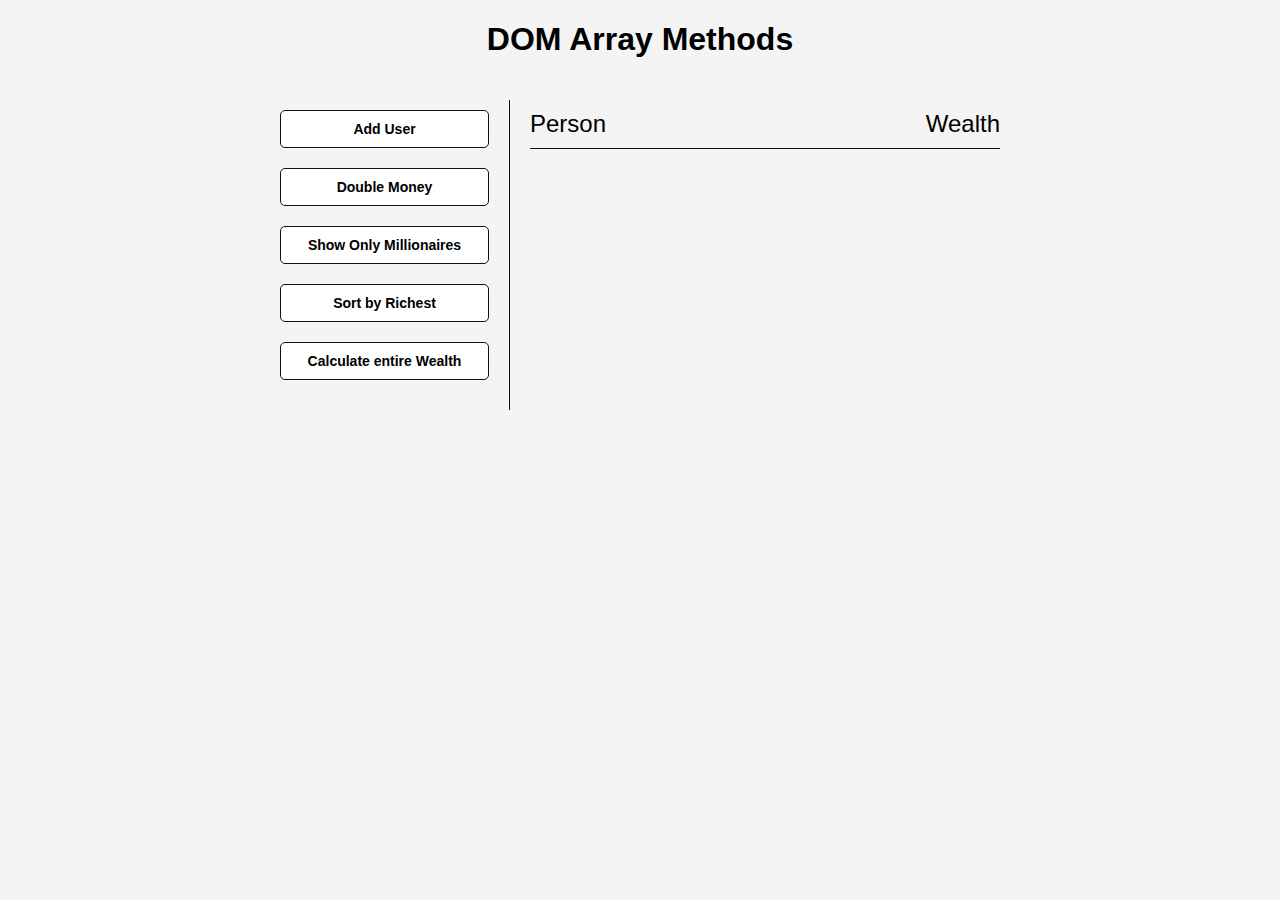
<file: dom-array-methods/index.html>
<!DOCTYPE html>
<html lang="en">
  <head>
    <meta charset="UTF-8" />
    <meta name="viewport" content="width=device-width, initial-scale=1.0" />
    <title>DOM Array Methods</title>
    <link
      rel="stylesheet"
      href="https://cdnjs.cloudflare.com/ajax/libs/font-awesome/6.5.1/css/all.min.css"
      integrity="sha512-DTOQO9RWCH3ppGqcWaEA1BIZOC6xxalwEsw9c2QQeAIftl+Vegovlnee1c9QX4TctnWMn13TZye+giMm8e2LwA=="
      crossorigin="anonymous"
      referrerpolicy="no-referrer"
    />
    <link rel="stylesheet" href="styles.css" />
  </head>
  <body>
    <h1>DOM Array Methods</h1>

    <div class="container">
      <aside>
        <button id="add-user">Add User <i class="fa-solid fa-user"></i></button>
        <button id="double">
          Double Money <i class="fa-solid fa-dollar-sign"></i>
        </button>
        <button id="show-millionaires">
          Show Only Millionaires <i class="fa-solid fa-sack-dollar"></i>
        </button>
        <button id="sort">
          Sort by Richest <i class="fa-solid fa-arrow-up-wide-short"></i>
        </button>
        <button id="calculate-wealth">
          Calculate entire Wealth <i class="fa-solid fa-building-columns"></i>
        </button>
      </aside>

      <main id="main">
        <h2><strong>Person</strong> Wealth</h2>
      </main>
    </div>

    <script src="script.js"></script>
  </body>
</html>
</file>
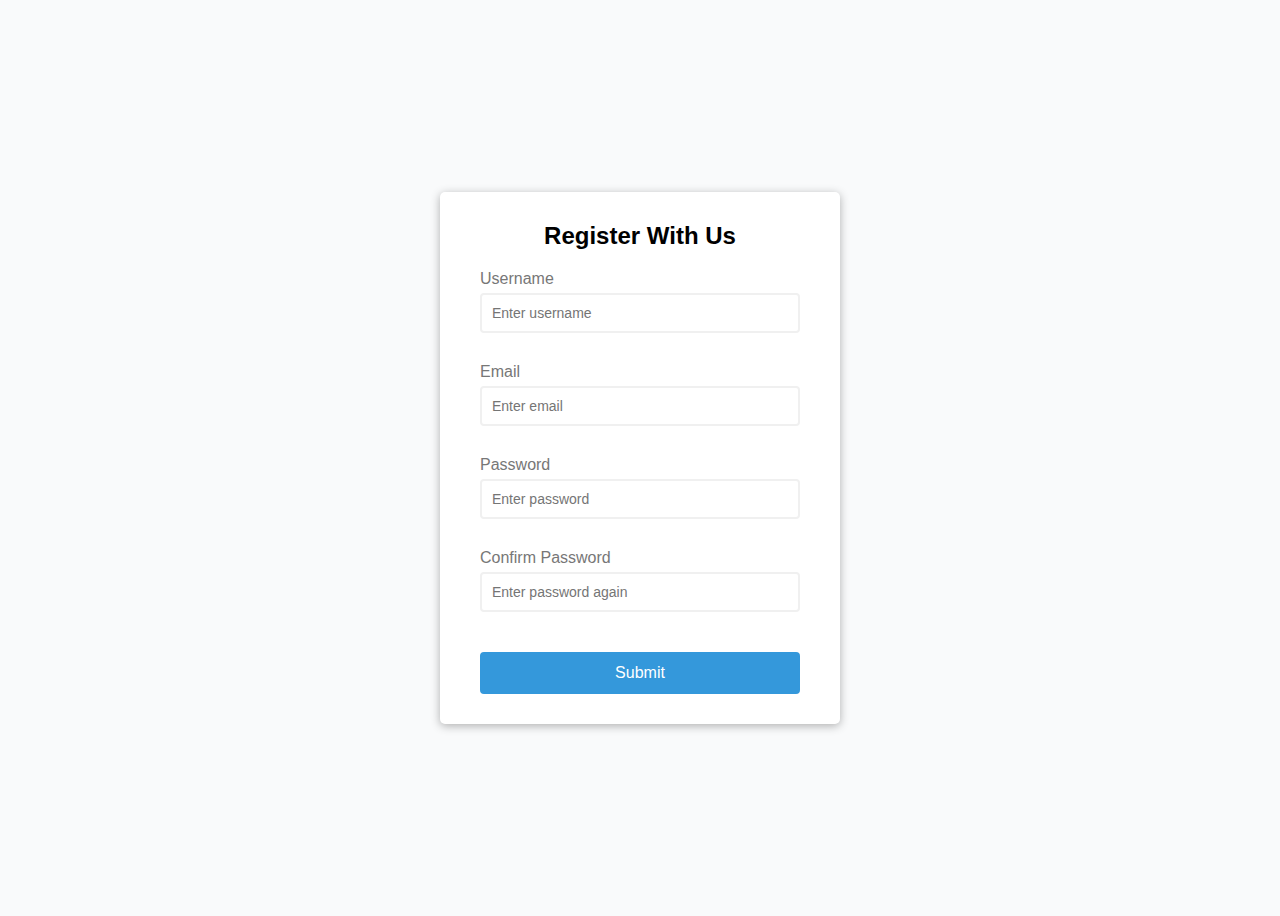
<file: form-validator/index.html>
<!DOCTYPE html>
<html lang="en">
  <head>
    <meta charset="UTF-8" />
    <meta name="viewport" content="width=device-width, initial-scale=1.0" />
    <link rel="stylesheet" href="style.css" />
    <title>Form Validator</title>
  </head>
  <body>
    <div class="container">
      <form id="form" class="form">
        <h2>Register With Us</h2>
        <div class="form-control">
          <label for="username">Username</label>
          <input type="text" id="username" placeholder="Enter username" />
          <small>Error message</small>
        </div>
        <div class="form-control">
          <label for="email">Email</label>
          <input type="text" id="email" placeholder="Enter email" />
          <small>Error message</small>
        </div>
        <div class="form-control">
          <label for="password">Password</label>
          <input type="password" id="password" placeholder="Enter password" />
          <small>Error message</small>
        </div>
        <div class="form-control">
          <label for="password2">Confirm Password</label>
          <input
            type="password"
            id="password2"
            placeholder="Enter password again"
          />
          <small>Error message</small>
        </div>
        <button type="submit">Submit</button>
      </form>
    </div>
    <script src="script.js"></script>
  </body>
</html>
</file>
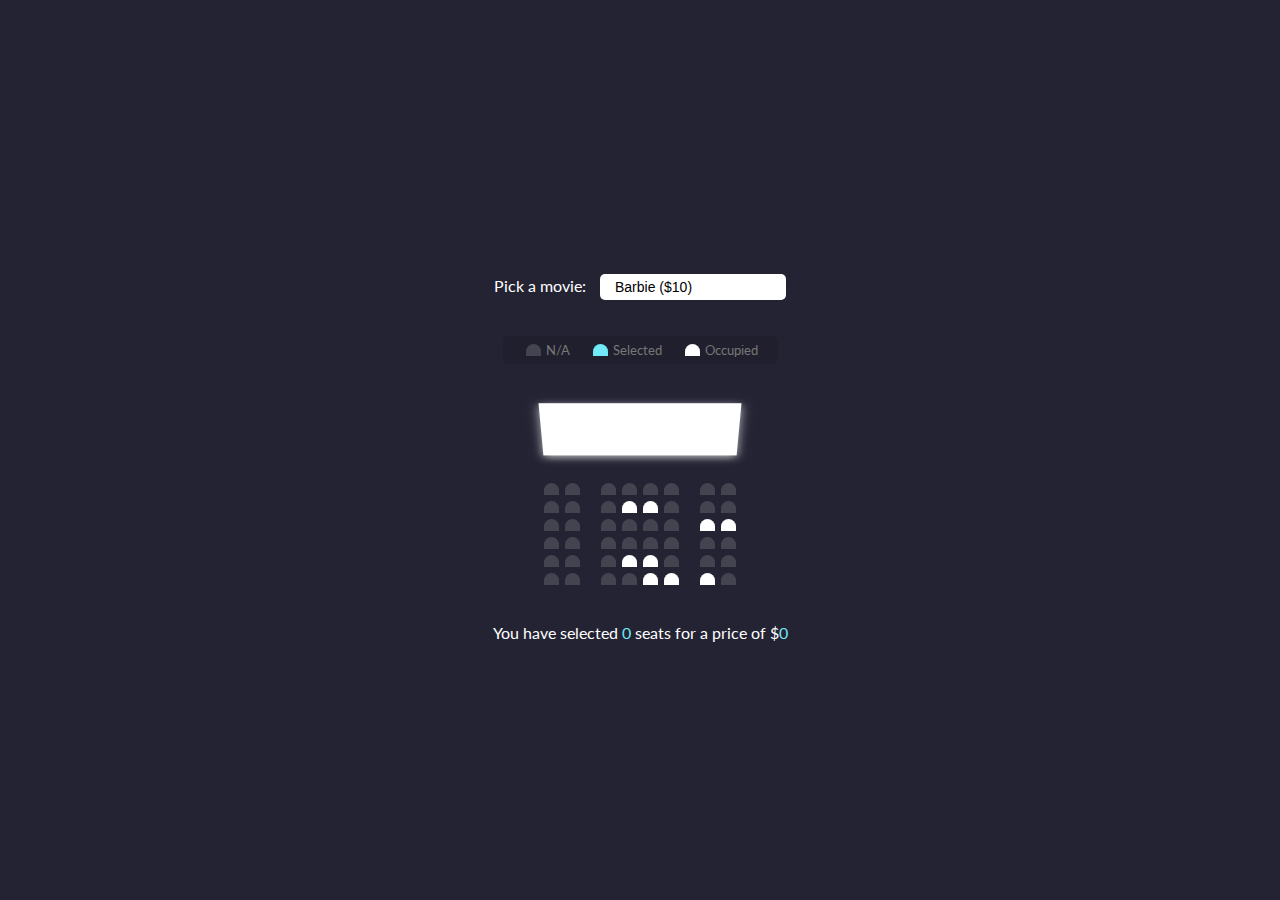
<file: movie-seat-booking/index.html>
<!DOCTYPE html>
<html lang="en">
  <head>
    <meta charset="UTF-8" />
    <meta name="viewport" content="width=device-width, initial-scale=1.0" />
    <link rel="stylesheet" href="style.css" />
    <title>Movie Seat Booking</title>
  </head>
  <body>
    <div class="movie-container">
      <label>Pick a movie:</label>
      <select id="movie">
        <option value="10">Barbie ($10)</option>
        <option value="12">Oppenheimer ($12)</option>
        <option value="8">Avengers: Endgame ($8)</option>
        <option value="9">Joker ($9)</option>
      </select>
    </div>

    <ul class="showcase">
      <li>
        <div class="seat"></div>
        <small>N/A</small>
      </li>
      <li>
        <div class="seat selected"></div>
        <small>Selected</small>
      </li>
      <li>
        <div class="seat occupied"></div>
        <small>Occupied</small>
      </li>
    </ul>

    <div class="container">
      <div class="screen"></div>

      <div class="row">
        <div class="seat"></div>
        <div class="seat"></div>
        <div class="seat"></div>
        <div class="seat"></div>
        <div class="seat"></div>
        <div class="seat"></div>
        <div class="seat"></div>
        <div class="seat"></div>
      </div>
      <div class="row">
        <div class="seat"></div>
        <div class="seat"></div>
        <div class="seat"></div>
        <div class="seat occupied"></div>
        <div class="seat occupied"></div>
        <div class="seat"></div>
        <div class="seat"></div>
        <div class="seat"></div>
      </div>
      <div class="row">
        <div class="seat"></div>
        <div class="seat"></div>
        <div class="seat"></div>
        <div class="seat"></div>
        <div class="seat"></div>
        <div class="seat"></div>
        <div class="seat occupied"></div>
        <div class="seat occupied"></div>
      </div>
      <div class="row">
        <div class="seat"></div>
        <div class="seat"></div>
        <div class="seat"></div>
        <div class="seat"></div>
        <div class="seat"></div>
        <div class="seat"></div>
        <div class="seat"></div>
        <div class="seat"></div>
      </div>
      <div class="row">
        <div class="seat"></div>
        <div class="seat"></div>
        <div class="seat"></div>
        <div class="seat occupied"></div>
        <div class="seat occupied"></div>
        <div class="seat"></div>
        <div class="seat"></div>
        <div class="seat"></div>
      </div>
      <div class="row">
        <div class="seat"></div>
        <div class="seat"></div>
        <div class="seat"></div>
        <div class="seat"></div>
        <div class="seat occupied"></div>
        <div class="seat occupied"></div>
        <div class="seat occupied"></div>
        <div class="seat"></div>
      </div>
    </div>

    <p class="text">
      You have selected <span id="count">0</span> seats for a price of $<span
        id="total"
        >0</span
      >
    </p>
    <script src="script.js"></script>
  </body>
</html>
</file>
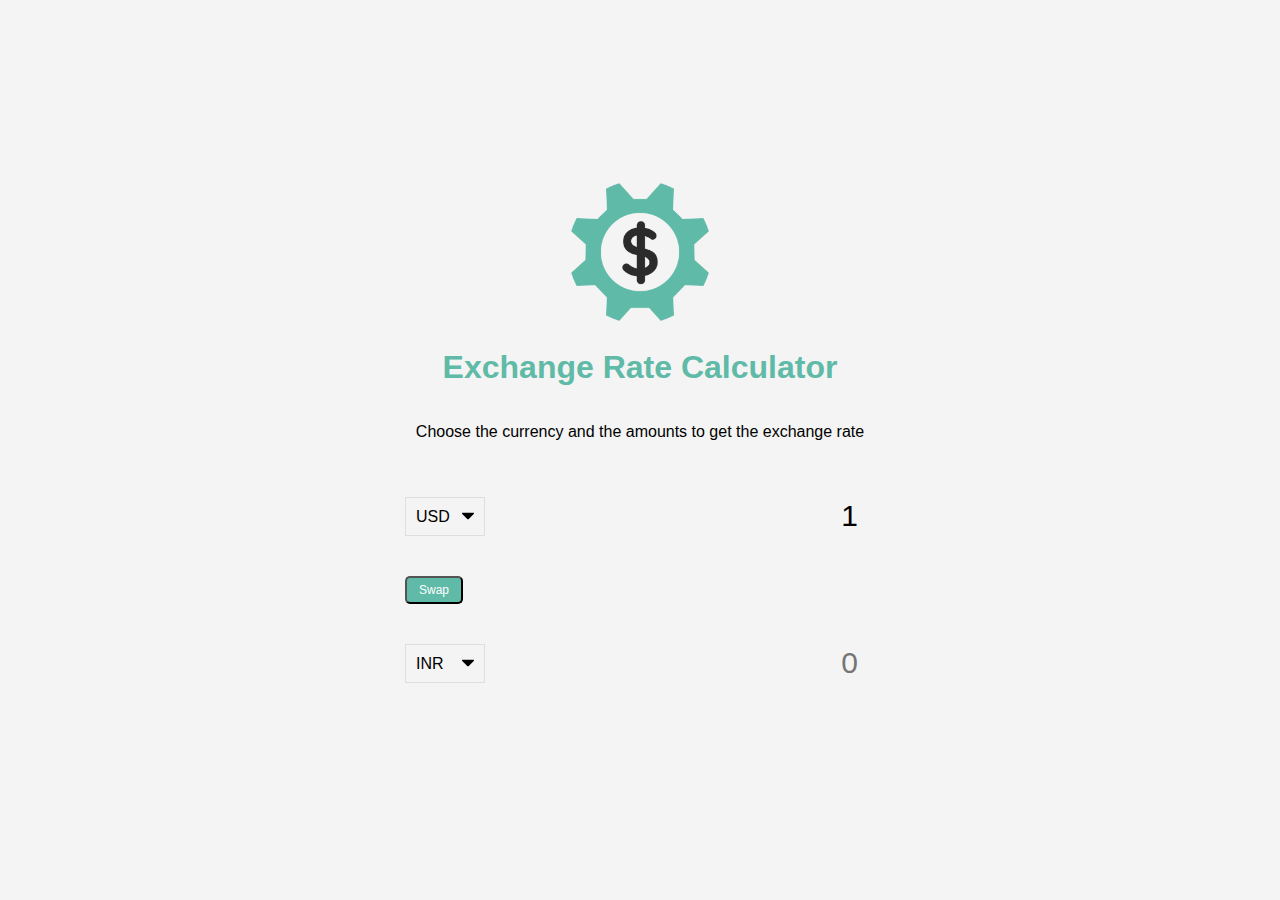
<file: exchange-rate/img/index.html>
<!DOCTYPE html>
<html lang="en">
  <head>
    <meta charset="UTF-8" />
    <meta name="viewport" content="width=device-width, initial-scale=1.0" />
    <title>Exchange Rate Calculator</title>
    <link rel="stylesheet" href="styles.css" />
  </head>
  <body>
    <img src="money.png" alt="" class="money-img" />
    <h1>Exchange Rate Calculator</h1>
    <p>Choose the currency and the amounts to get the exchange rate</p>

    <div class="container">
      <div class="currency">
        <select name="" id="currency-one">
          <option value="AED">AED</option>
          <option value="ARS">ARS</option>
          <option value="AUD">AUD</option>
          <option value="BGN">BGN</option>
          <option value="BRL">BRL</option>
          <option value="BSD">BSD</option>
          <option value="CAD">CAD</option>
          <option value="CHF">CHF</option>
          <option value="CLP">CLP</option>
          <option value="CNY">CNY</option>
          <option value="COP">COP</option>
          <option value="CZK">CZK</option>
          <option value="DKK">DKK</option>
          <option value="DOP">DOP</option>
          <option value="EGP">EGP</option>
          <option value="EUR">EUR</option>
          <option value="FJD">FJD</option>
          <option value="GBP">GBP</option>
          <option value="GTQ">GTQ</option>
          <option value="HKD">HKD</option>
          <option value="HRK">HRK</option>
          <option value="HUF">HUF</option>
          <option value="IDR">IDR</option>
          <option value="ILS">ILS</option>
          <option value="INR">INR</option>
          <option value="ISK">ISK</option>
          <option value="JPY">JPY</option>
          <option value="KRW">KRW</option>
          <option value="KZT">KZT</option>
          <option value="MXN">MXN</option>
          <option value="MYR">MYR</option>
          <option value="NOK">NOK</option>
          <option value="NZD">NZD</option>
          <option value="PAB">PAB</option>
          <option value="PEN">PEN</option>
          <option value="PHP">PHP</option>
          <option value="PKR">PKR</option>
          <option value="PLN">PLN</option>
          <option value="PYG">PYG</option>
          <option value="RON">RON</option>
          <option value="RUB">RUB</option>
          <option value="SAR">SAR</option>
          <option value="SEK">SEK</option>
          <option value="SGD">SGD</option>
          <option value="THB">THB</option>
          <option value="TRY">TRY</option>
          <option value="TWD">TWD</option>
          <option value="UAH">UAH</option>
          <option value="USD" selected>USD</option>
          <option value="UYU">UYU</option>
          <option value="VND">VND</option>
          <option value="ZAR">ZAR</option>
        </select>
        <input type="number" id="amount-one" placeholder="0" value="1" />
      </div>

      <div class="swap-rate-container">
        <button class="btn" id="swap">Swap</button>
        <div class="rate" id="rate"></div>
      </div>

      <div class="currency">
        <select name="" id="currency-two">
          <option value="AED">AED</option>
          <option value="ARS">ARS</option>
          <option value="AUD">AUD</option>
          <option value="BGN">BGN</option>
          <option value="BRL">BRL</option>
          <option value="BSD">BSD</option>
          <option value="CAD">CAD</option>
          <option value="CHF">CHF</option>
          <option value="CLP">CLP</option>
          <option value="CNY">CNY</option>
          <option value="COP">COP</option>
          <option value="CZK">CZK</option>
          <option value="DKK">DKK</option>
          <option value="DOP">DOP</option>
          <option value="EGP">EGP</option>
          <option value="EUR">EUR</option>
          <option value="FJD">FJD</option>
          <option value="GBP">GBP</option>
          <option value="GTQ">GTQ</option>
          <option value="HKD">HKD</option>
          <option value="HRK">HRK</option>
          <option value="HUF">HUF</option>
          <option value="IDR">IDR</option>
          <option value="ILS">ILS</option>
          <option value="INR" selected>INR</option>
          <option value="ISK">ISK</option>
          <option value="JPY">JPY</option>
          <option value="KRW">KRW</option>
          <option value="KZT">KZT</option>
          <option value="MXN">MXN</option>
          <option value="MYR">MYR</option>
          <option value="NOK">NOK</option>
          <option value="NZD">NZD</option>
          <option value="PAB">PAB</option>
          <option value="PEN">PEN</option>
          <option value="PHP">PHP</option>
          <option value="PKR">PKR</option>
          <option value="PLN">PLN</option>
          <option value="PYG">PYG</option>
          <option value="RON">RON</option>
          <option value="RUB">RUB</option>
          <option value="SAR">SAR</option>
          <option value="SEK">SEK</option>
          <option value="SGD">SGD</option>
          <option value="THB">THB</option>
          <option value="TRY">TRY</option>
          <option value="TWD">TWD</option>
          <option value="UAH">UAH</option>
          <option value="USD">USD</option>
          <option value="UYU">UYU</option>
          <option value="VND">VND</option>
          <option value="ZAR">ZAR</option>
        </select>
        <input type="number" id="amount-two" placeholder="0" />
      </div>
    </div>

    <script src="script.js"></script>
  </body>
</html>
</file>
<file: dom-array-methods/styles.css>
* {
  box-sizing: border-box;
}

body {
  background: #f4f4f4;
  font-family: Arial, Helvetica, sans-serif;
  display: flex;
  flex-direction: column;
  align-items: center;
  min-height: 100vh;
  margin: 0;
}

.container {
  display: flex;
  padding: 20px;
  margin: 0 auto;
  max-width: 100%;
  width: 800px;
}

aside {
  padding: 10px 20px;
  width: 250px;
  border-right: 1px solid #111;
}

button {
  cursor: pointer;
  background-color: #fff;
  border: 1px solid #111;
  border-radius: 5px;
  display: block;
  width: 100%;
  padding: 10px;
  margin-bottom: 20px;
  font-weight: bold;
  font-size: 14px;
}

main {
  flex: 1;
  padding: 10px 20px;
}

h2 {
  border-bottom: 1px solid #111;
  padding-bottom: 10px;
  display: flex;
  justify-content: space-between;
  font-weight: 300;
  margin: 0 0 20px;
}

h3 {
  background-color: #fff;
  border-bottom: 1px solid #111;
  padding: 10px;
  display: flex;
  justify-content: space-between;
  font-weight: 300;
  margin: 20px 0 0;
}

.person {
  display: flex;
  justify-content: space-between;
  font-size: 20px;
  margin-bottom: 10px;
}
</file>
<file: form-validator/style.css>
@import url("https://fonts.googleapis.com/css2?family=Open+Sans&display=swap");

:root {
  --success-color: #2ecc71;
  --error-color: #e74c3c;
}

* {
  box-sizing: border-box;
}

body {
  background-color: #f9fafb;
  font-family: "Open-Sans", sans-serif;
  /* Common pattern for centering */
  display: flex;
  align-items: center;
  justify-content: center;
  min-height: 100vh;
  /* Common pattern for centering */
}

.container {
  background-color: white;
  border-radius: 5px;
  box-shadow: 0 2px 10px rgba(0, 0, 0, 0.3);
  width: 400px;
}

h2 {
  text-align: center;
  margin: 0 0 20px;
}

.form {
  padding: 30px 40px;
}

.form-control {
  margin-bottom: 10px;
  padding-bottom: 20px;
  position: relative;
}

.form-control label {
  color: #777;
  display: block;
  margin-bottom: 5px;
}

.form-control input {
  border: 2px solid #f0f0f0;
  border-radius: 4px;
  display: block;
  width: 100%;
  padding: 10px;
  font-size: 14px;
}

.form-control input:focus {
  outline: 0;
  border-color: #777;
}

.form-control.success input {
  border-color: var(--success-color);
}

.form-control.error input {
  border-color: var(--error-color);
}

.form-control small {
  color: var(--error-color);
  position: absolute;
  bottom: 0;
  left: 0;
  visibility: hidden;
}

.form-control.error small {
  visibility: visible;
}

.form button {
  cursor: pointer;
  background-color: #3498db;
  border: 2px solid #3498db;
  border-radius: 4px;
  color: #fff;
  display: block;
  font-size: 16px;
  padding: 10px;
  margin-top: 20px;
  width: 100%;
}
</file>
<file: movie-seat-booking/style.css>
@import url("https://fonts.googleapis.com/css2?family=Lato&display=swap");

* {
  box-sizing: border-box;
}

body {
  background-color: #242333;
  color: white;
  display: flex;
  flex-direction: column;
  align-items: center;
  justify-content: center;
  height: 100vh;
  font-family: "Lato", sans-serif;
  margin: 0;
}

.movie-container {
  margin: 20px 0;
}

.movie-container select {
  background-color: #fff;
  border: 0;
  border-radius: 5px;
  font-size: 14px;
  margin-left: 10px;
  padding: 5px 15px 5px 15px;
  -moz-appearance: none;
  -webkit-appearance: none;
  appearance: none;
}

.container {
  perspective: 1000px;
  margin-bottom: 30px;
}

.seat {
  background-color: #444451;
  height: 12px;
  width: 15px;
  margin: 3px;
  border-top-left-radius: 10px;
  border-top-right-radius: 10px;
}

.seat.selected {
  background-color: #6feaf6;
}

.seat.occupied {
  background-color: #fff;
}

.seat:nth-of-type(2) {
  margin-right: 18px;
}

.seat:nth-last-of-type(2) {
  margin-left: 18px;
}

.seat:not(.occupied):hover {
  cursor: pointer;
  transform: scale(1.2);
}

.showcase .seat:not(.occupied):hover {
  cursor: default;
  transform: scale(1);
}

.showcase {
  background-color: rgba(0, 0, 0, 0.1);
  padding: 5px 10px;
  border-radius: 5px;
  color: #777;
  list-style-type: none;
  display: flex;
  justify-content: space-between;
}

.showcase li {
  display: flex;
  align-items: center;
  justify-content: center;
  margin: 0 10px;
}

.showcase li small {
  margin-left: 2px;
}

.row {
  display: flex;
}

.screen {
  background-color: #fff;
  height: 70px;
  width: 100%;
  margin: 15px 0;
  transform: rotateX(-45deg);
  box-shadow: 0 3px 10px rgba(255, 255, 255, 0.7);
}

p.text {
  margin: 5px 0;
}

p.text span {
  color: #6feaf6;
}
</file>
<file: exchange-rate/img/styles.css>
:root {
  --primary-color: #5fbaa7;
}

* {
  box-sizing: border-box;
}

body {
  background-color: #f4f4f4;
  font-family: Arial, Helvetica, sans-serif;
  display: flex;
  flex-direction: column;
  align-items: center;
  justify-content: center;
  height: 100vh;
  margin: 0;
  padding: 20px;
}

h1 {
  color: var(--primary-color);
}

p {
  text-align: center;
}

.btn {
  color: #fff;
  background-color: var(--primary-color);
  cursor: pointer;
  border-radius: 5px;
  font-size: 12px;
  padding: 5px 12px;
}

.money-img {
  width: 150px;
}

.currency {
  padding: 40px 0;
  display: flex;
  align-items: center;
  justify-content: space-between;
}

.currency select {
  padding: 10px 30px 10px 10px;
  -moz-appearance: none;
  -webkit-appearance: none;
  appearance: none;
  border: 1px solid #dedede;
  font-size: 16px;
  background: transparent;
  background-image: url("data:image/svg+xml;charset=US-ASCII,%3Csvg%20xmlns%3D%22http%3A%2F%2Fwww.w3.org%2F2000%2Fsvg%22%20width%3D%22292.4%22%20height%3D%22292.4%22%3E%3Cpath%20fill%3D%22%20000002%22%20d%3D%22M287%2069.4a17.6%2017.6%200%200%200-13-5.4H18.4c-5%200-9.3%201.8-12.9%205.4A17.6%2017.6%200%200%200%200%2082.2c0%205%201.8%209.3%205.4%2012.9l128%20127.9c3.6%203.6%207.8%205.4%2012.8%205.4s9.2-1.8%2012.8-5.4L287%2095c3.5-3.5%205.4-7.8%205.4-12.8%200-5-1.9-9.2-5.5-12.8z%22%2F%3E%3C%2Fsvg%3E");
  background-position: right 10px top 50%, 0 0;
  background-size: 12px auto, 100%;
  background-repeat: no-repeat;
}

.currency input {
  border: 0;
  background: transparent;
  font-size: 30px;
  text-align: right;
}

.swap-rate-container {
  display: flex;
  align-items: center;
  justify-content: space-between;
}

.rate {
  color: var(--primary-color);
  font-size: 14px;
  padding: 0 10px;
}

select:focus,
input:focus,
button:focus {
  outline: 0;
}

@media (max-width: 600px) {
  .currency input {
    width: 200px;
  }
}
</file>
